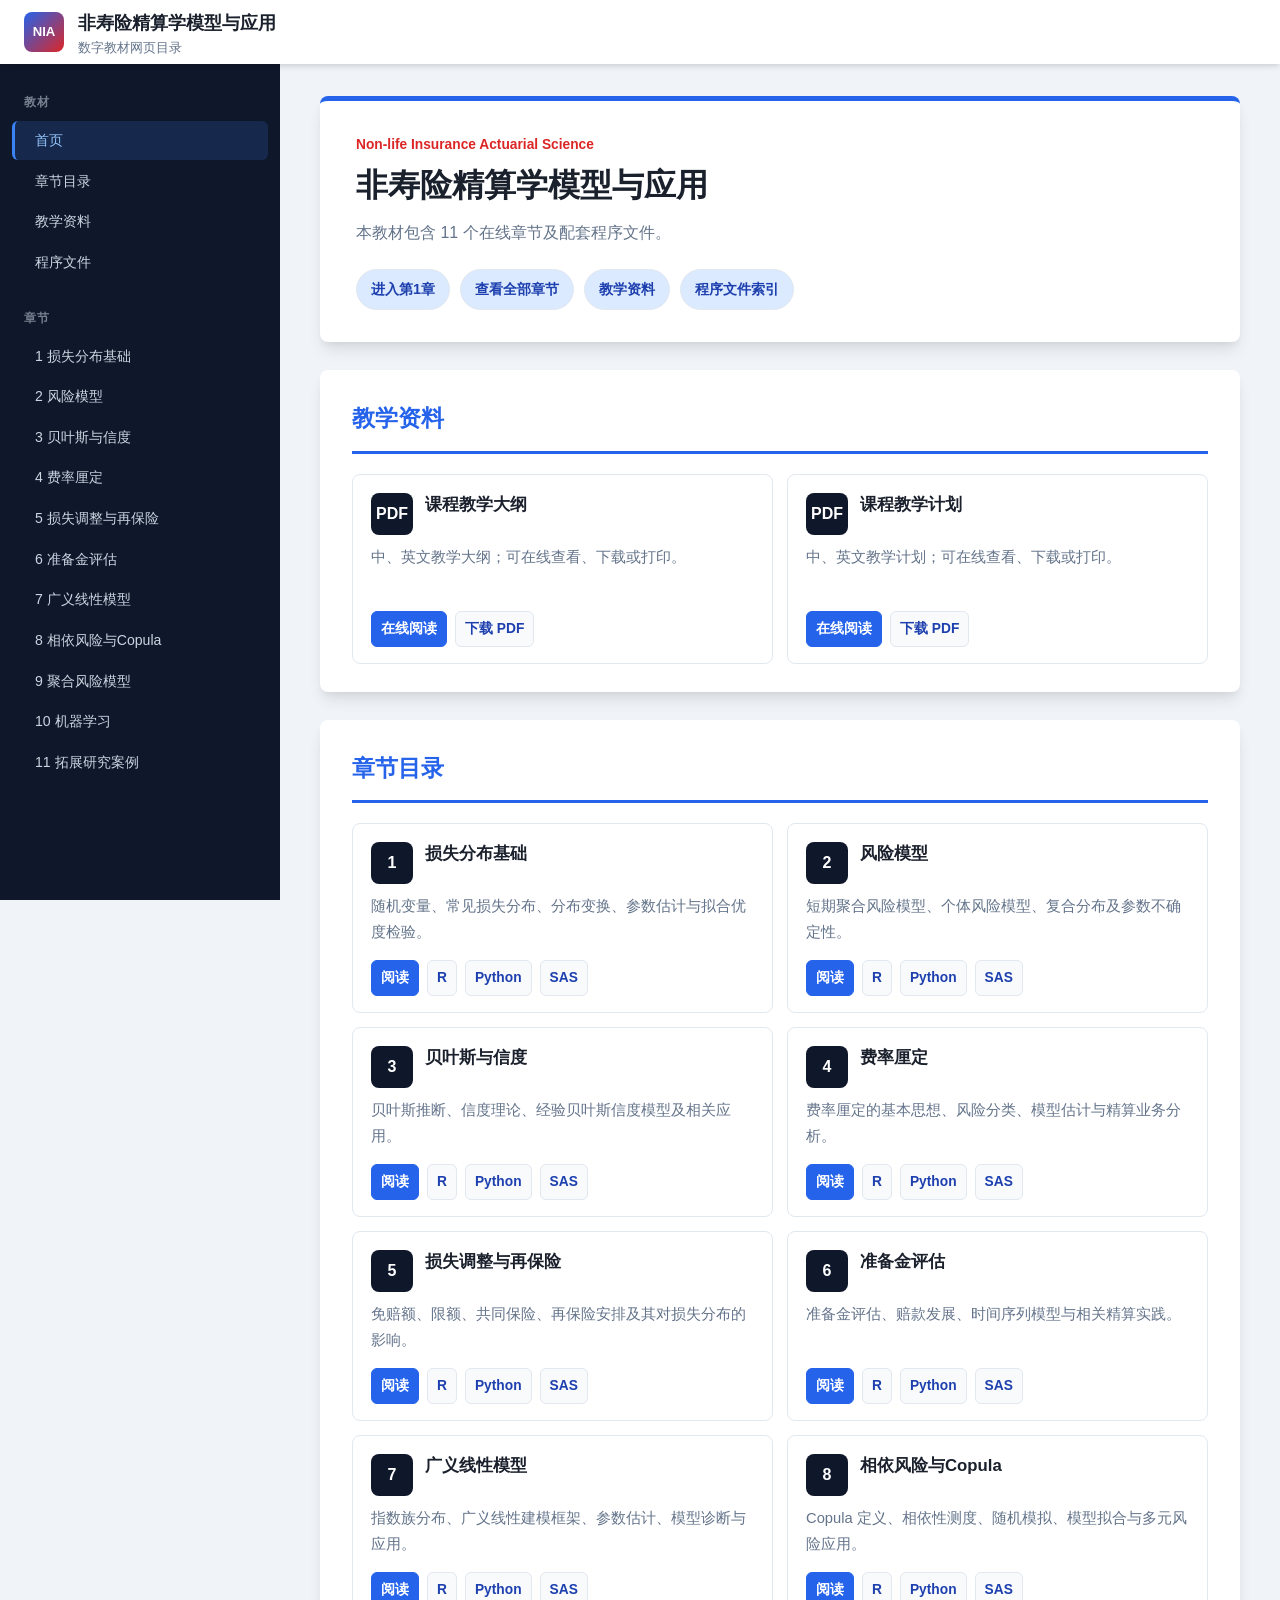
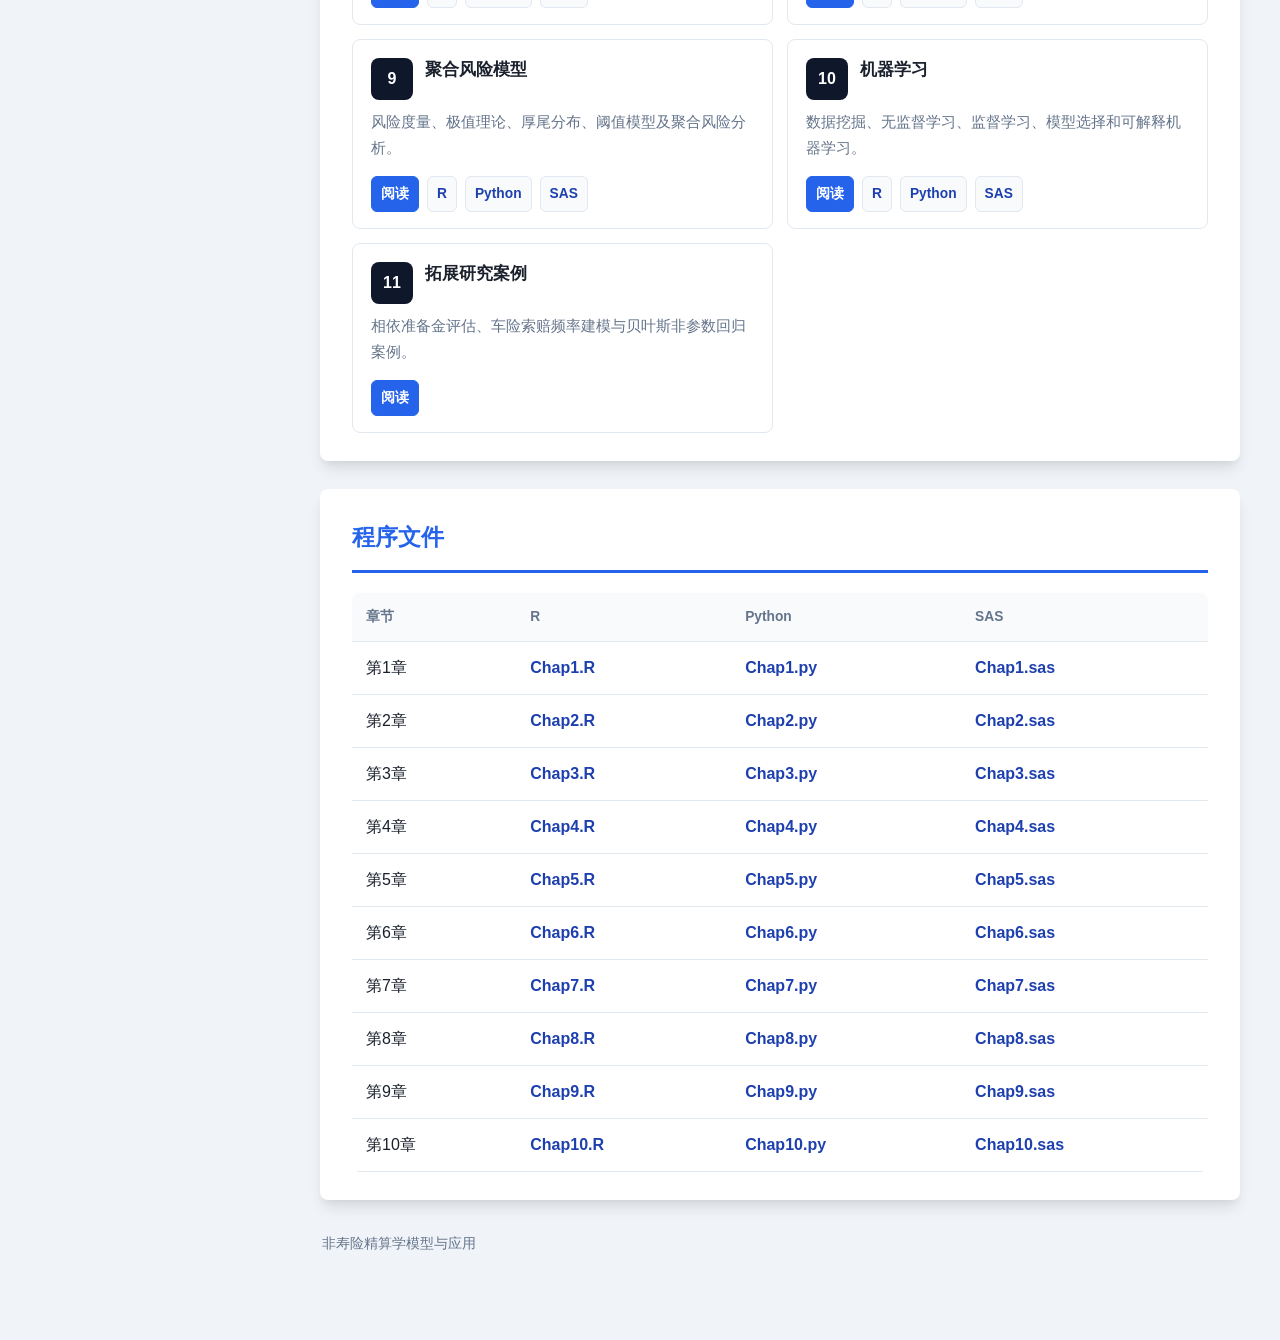
<file: index.html>
<!DOCTYPE html>
<html lang="zh-CN">
<head>
<meta charset="UTF-8">
<meta name="viewport" content="width=device-width, initial-scale=1.0">
<title>非寿险精算学模型与应用</title>
<style>
:root {
  --bg: #f0f4f8;
  --card-bg: #ffffff;
  --text: #1a202c;
  --text-muted: #64748b;
  --primary: #2563eb;
  --primary-dark: #1e40af;
  --primary-light: #dbeafe;
  --accent: #dc2626;
  --border: #e2e8f0;
  --sidebar-bg: #0f172a;
  --sidebar-text: #cbd5e1;
  --shadow: 0 4px 6px -1px rgba(0,0,0,0.1), 0 2px 4px -1px rgba(0,0,0,0.06);
  --shadow-lg: 0 10px 15px -3px rgba(0,0,0,0.1), 0 4px 6px -2px rgba(0,0,0,0.05);
  --radius: 8px;
}

* { margin: 0; padding: 0; box-sizing: border-box; }

html { scroll-behavior: smooth; }

body {
  font-family: "Segoe UI", "PingFang SC", "Microsoft YaHei", "Noto Sans SC", sans-serif;
  background: var(--bg);
  color: var(--text);
  line-height: 1.75;
}

header {
  position: fixed;
  top: 0;
  left: 0;
  right: 0;
  height: 64px;
  z-index: 100;
  background: var(--card-bg);
  box-shadow: var(--shadow);
  display: flex;
  align-items: center;
  gap: 14px;
  padding: 0 24px;
}

.brand-mark {
  width: 40px;
  height: 40px;
  border-radius: 8px;
  background: linear-gradient(135deg, #2563eb, #dc2626);
  color: #fff;
  display: grid;
  place-items: center;
  font-size: 0.82rem;
  font-weight: 800;
  letter-spacing: 0;
  flex: 0 0 auto;
}

header h1 {
  font-size: 1.15rem;
  font-weight: 700;
  color: var(--text);
}

header .subtitle {
  font-size: 0.8rem;
  color: var(--text-muted);
  line-height: 1.35;
}

#sidebar {
  position: fixed;
  top: 64px;
  left: 0;
  bottom: 0;
  width: 280px;
  z-index: 90;
  background: var(--sidebar-bg);
  color: var(--sidebar-text);
  overflow-y: auto;
  padding: 16px 0;
}

#sidebar nav { padding: 0 12px; }

.nav-section { margin-bottom: 14px; }

.nav-section-title {
  font-size: 0.75rem;
  text-transform: uppercase;
  letter-spacing: 0.5px;
  padding: 12px 12px 6px;
  color: var(--sidebar-text);
  opacity: 0.55;
  font-weight: 600;
}

#sidebar a {
  display: block;
  padding: 7px 12px 7px 20px;
  color: var(--sidebar-text);
  text-decoration: none;
  font-size: 0.88rem;
  border-radius: 6px;
  margin: 2px 0;
  border-left: 3px solid transparent;
  transition: background 0.2s, color 0.2s, border-color 0.2s;
}

#sidebar a:hover,
#sidebar a.active {
  background: rgba(59,130,246,0.16);
  color: #93c5fd;
  border-left-color: #3b82f6;
}

#main {
  margin-left: 280px;
  margin-top: 64px;
  padding: 32px 40px 80px;
  max-width: 1060px;
}

.intro {
  background: var(--card-bg);
  border-radius: var(--radius);
  padding: 32px 36px;
  margin-bottom: 28px;
  box-shadow: var(--shadow-lg);
  border-top: 5px solid var(--primary);
}

.eyebrow {
  color: var(--accent);
  font-size: 0.86rem;
  font-weight: 700;
  margin-bottom: 8px;
}

.intro h2 {
  font-size: 2rem;
  line-height: 1.25;
  margin-bottom: 14px;
  color: var(--text);
}

.intro p {
  color: var(--text-muted);
  max-width: 760px;
}

.quick-links {
  display: flex;
  flex-wrap: wrap;
  gap: 10px;
  margin-top: 22px;
}

.quick-links a {
  display: inline-flex;
  align-items: center;
  justify-content: center;
  min-height: 36px;
  padding: 7px 14px;
  border-radius: 999px;
  border: 1px solid var(--border);
  color: var(--primary-dark);
  background: var(--primary-light);
  text-decoration: none;
  font-size: 0.9rem;
  font-weight: 600;
}

.section-card {
  background: var(--card-bg);
  border-radius: var(--radius);
  padding: 28px 32px;
  margin-bottom: 28px;
  box-shadow: var(--shadow-lg);
  scroll-margin-top: 84px;
}

.section-card h2 {
  font-size: 1.45rem;
  padding-bottom: 12px;
  margin-bottom: 20px;
  border-bottom: 3px solid var(--primary);
  color: var(--primary);
}

.chapter-list {
  display: grid;
  grid-template-columns: repeat(2, minmax(0, 1fr));
  gap: 14px;
}

.chapter-card {
  border: 1px solid var(--border);
  border-radius: var(--radius);
  padding: 18px 18px 16px;
  background: #fff;
  display: flex;
  flex-direction: column;
  gap: 10px;
  min-height: 190px;
}

.chapter-top {
  display: flex;
  align-items: flex-start;
  gap: 12px;
}

.chapter-number {
  width: 42px;
  height: 42px;
  border-radius: 8px;
  display: grid;
  place-items: center;
  background: var(--sidebar-bg);
  color: #fff;
  font-weight: 800;
  flex: 0 0 auto;
}

.chapter-card h3 {
  font-size: 1.05rem;
  line-height: 1.35;
  margin-top: 1px;
}

.chapter-card p {
  color: var(--text-muted);
  font-size: 0.92rem;
  flex: 1;
}

.chapter-actions {
  display: flex;
  flex-wrap: wrap;
  gap: 8px;
  align-items: center;
}

.chapter-actions a {
  color: var(--primary-dark);
  border: 1px solid var(--border);
  background: #f8fafc;
  text-decoration: none;
  font-weight: 650;
  font-size: 0.86rem;
  padding: 5px 9px;
  border-radius: 6px;
}

.chapter-actions a.primary {
  color: #fff;
  background: var(--primary);
  border-color: var(--primary);
}

.resource-table {
  width: 100%;
  border-collapse: collapse;
  overflow: hidden;
  border-radius: var(--radius);
}

.resource-table th,
.resource-table td {
  border-bottom: 1px solid var(--border);
  padding: 12px 14px;
  text-align: left;
  vertical-align: top;
}

.resource-table th {
  color: var(--text-muted);
  font-size: 0.86rem;
  background: #f8fafc;
}

.resource-table a {
  color: var(--primary-dark);
  font-weight: 650;
  text-decoration: none;
}

footer {
  color: var(--text-muted);
  font-size: 0.86rem;
  padding: 4px 2px;
}

@media (max-width: 960px) {
  #sidebar {
    position: static;
    width: auto;
    height: auto;
    margin-top: 64px;
    padding: 10px 0;
  }

  #sidebar nav {
    display: flex;
    overflow-x: auto;
    gap: 4px;
    padding: 0 12px;
  }

  .nav-section { margin-bottom: 0; }
  .nav-section-title { display: none; }
  #sidebar a { white-space: nowrap; padding: 7px 11px; border-left: none; }

  #main {
    margin-left: 0;
    margin-top: 0;
    padding: 24px;
  }
}

@media (max-width: 720px) {
  header { padding: 0 16px; }
  header h1 { font-size: 1rem; }
  header .subtitle { display: none; }

  .intro,
  .section-card {
    padding: 24px 20px;
  }

  .intro h2 { font-size: 1.55rem; }
  .chapter-list { grid-template-columns: 1fr; }
  .resource-table { font-size: 0.9rem; }
}
</style>
</head>
<body>
<header>
  <div class="brand-mark">NIA</div>
  <div>
    <h1>非寿险精算学模型与应用</h1>
    <div class="subtitle">数字教材网页目录</div>
  </div>
</header>

<aside id="sidebar">
  <nav>
    <div class="nav-section">
      <div class="nav-section-title">教材</div>
      <a href="#overview" class="active">首页</a>
      <a href="#chapters">章节目录</a>
      <a href="#documents">教学资料</a>
      <a href="#resources">程序文件</a>
    </div>
    <div class="nav-section">
      <div class="nav-section-title">章节</div>
      <a href="chap1.html">1 损失分布基础</a>
      <a href="chap2.html">2 风险模型</a>
      <a href="chap3.html">3 贝叶斯与信度</a>
      <a href="chap4.html">4 费率厘定</a>
      <a href="chap5.html">5 损失调整与再保险</a>
      <a href="chap6.html">6 准备金评估</a>
      <a href="chap7.html">7 广义线性模型</a>
      <a href="chap8.html">8 相依风险与Copula</a>
      <a href="chap9.html">9 聚合风险模型</a>
      <a href="chap10.html">10 机器学习</a>
      <a href="chap11.html">11 拓展研究案例</a>
    </div>
  </nav>
</aside>

<main id="main">
  <section class="intro" id="overview">
    <div class="eyebrow">Non-life Insurance Actuarial Science</div>
    <h2>非寿险精算学模型与应用</h2>
    <p>本教材包含 11 个在线章节及配套程序文件。</p>
    <div class="quick-links">
      <a href="chap1.html">进入第1章</a>
      <a href="#chapters">查看全部章节</a>
      <a href="#documents">教学资料</a>
      <a href="#resources">程序文件索引</a>
    </div>
  </section>

  <section class="section-card" id="documents">
    <h2>教学资料</h2>
    <div class="chapter-list">
      <article class="chapter-card">
        <div class="chapter-top">
          <div class="chapter-number">PDF</div>
          <h3>课程教学大纲</h3>
        </div>
        <p>中、英文教学大纲；可在线查看、下载或打印。</p>
        <div class="chapter-actions">
          <a class="primary" href="course-syllabus-bilingual.pdf" target="_blank" rel="noopener">在线阅读</a>
          <a href="course-syllabus-bilingual.pdf" download>下载 PDF</a>
        </div>
      </article>

      <article class="chapter-card">
        <div class="chapter-top">
          <div class="chapter-number">PDF</div>
          <h3>课程教学计划</h3>
        </div>
        <p>中、英文教学计划；可在线查看、下载或打印。</p>
        <div class="chapter-actions">
          <a class="primary" href="teaching-plan-bilingual.pdf" target="_blank" rel="noopener">在线阅读</a>
          <a href="teaching-plan-bilingual.pdf" download>下载 PDF</a>
        </div>
      </article>
    </div>
  </section>

  <section class="section-card" id="chapters">
    <h2>章节目录</h2>
    <div class="chapter-list">
      <article class="chapter-card">
        <div class="chapter-top">
          <div class="chapter-number">1</div>
          <h3>损失分布基础</h3>
        </div>
        <p>随机变量、常见损失分布、分布变换、参数估计与拟合优度检验。</p>
        <div class="chapter-actions"><a class="primary" href="chap1.html">阅读</a><a href="Chap1.R">R</a><a href="Chap1.py">Python</a><a href="Chap1.sas">SAS</a></div>
      </article>

      <article class="chapter-card">
        <div class="chapter-top">
          <div class="chapter-number">2</div>
          <h3>风险模型</h3>
        </div>
        <p>短期聚合风险模型、个体风险模型、复合分布及参数不确定性。</p>
        <div class="chapter-actions"><a class="primary" href="chap2.html">阅读</a><a href="Chap2.R">R</a><a href="Chap2.py">Python</a><a href="Chap2.sas">SAS</a></div>
      </article>

      <article class="chapter-card">
        <div class="chapter-top">
          <div class="chapter-number">3</div>
          <h3>贝叶斯与信度</h3>
        </div>
        <p>贝叶斯推断、信度理论、经验贝叶斯信度模型及相关应用。</p>
        <div class="chapter-actions"><a class="primary" href="chap3.html">阅读</a><a href="Chap3.R">R</a><a href="Chap3.py">Python</a><a href="Chap3.sas">SAS</a></div>
      </article>

      <article class="chapter-card">
        <div class="chapter-top">
          <div class="chapter-number">4</div>
          <h3>费率厘定</h3>
        </div>
        <p>费率厘定的基本思想、风险分类、模型估计与精算业务分析。</p>
        <div class="chapter-actions"><a class="primary" href="chap4.html">阅读</a><a href="Chap4.R">R</a><a href="Chap4.py">Python</a><a href="Chap4.sas">SAS</a></div>
      </article>

      <article class="chapter-card">
        <div class="chapter-top">
          <div class="chapter-number">5</div>
          <h3>损失调整与再保险</h3>
        </div>
        <p>免赔额、限额、共同保险、再保险安排及其对损失分布的影响。</p>
        <div class="chapter-actions"><a class="primary" href="chap5.html">阅读</a><a href="Chap5.R">R</a><a href="Chap5.py">Python</a><a href="Chap5.sas">SAS</a></div>
      </article>

      <article class="chapter-card">
        <div class="chapter-top">
          <div class="chapter-number">6</div>
          <h3>准备金评估</h3>
        </div>
        <p>准备金评估、赔款发展、时间序列模型与相关精算实践。</p>
        <div class="chapter-actions"><a class="primary" href="chap6.html">阅读</a><a href="Chap6.R">R</a><a href="Chap6.py">Python</a><a href="Chap6.sas">SAS</a></div>
      </article>

      <article class="chapter-card">
        <div class="chapter-top">
          <div class="chapter-number">7</div>
          <h3>广义线性模型</h3>
        </div>
        <p>指数族分布、广义线性建模框架、参数估计、模型诊断与应用。</p>
        <div class="chapter-actions"><a class="primary" href="chap7.html">阅读</a><a href="Chap7.R">R</a><a href="Chap7.py">Python</a><a href="Chap7.sas">SAS</a></div>
      </article>

      <article class="chapter-card">
        <div class="chapter-top">
          <div class="chapter-number">8</div>
          <h3>相依风险与Copula</h3>
        </div>
        <p>Copula 定义、相依性测度、随机模拟、模型拟合与多元风险应用。</p>
        <div class="chapter-actions"><a class="primary" href="chap8.html">阅读</a><a href="Chap8.R">R</a><a href="Chap8.py">Python</a><a href="Chap8.sas">SAS</a></div>
      </article>

      <article class="chapter-card">
        <div class="chapter-top">
          <div class="chapter-number">9</div>
          <h3>聚合风险模型</h3>
        </div>
        <p>风险度量、极值理论、厚尾分布、阈值模型及聚合风险分析。</p>
        <div class="chapter-actions"><a class="primary" href="chap9.html">阅读</a><a href="Chap9.R">R</a><a href="Chap9.py">Python</a><a href="Chap9.sas">SAS</a></div>
      </article>

      <article class="chapter-card">
        <div class="chapter-top">
          <div class="chapter-number">10</div>
          <h3>机器学习</h3>
        </div>
        <p>数据挖掘、无监督学习、监督学习、模型选择和可解释机器学习。</p>
        <div class="chapter-actions"><a class="primary" href="chap10.html">阅读</a><a href="Chap10.R">R</a><a href="Chap10.py">Python</a><a href="Chap10.sas">SAS</a></div>
      </article>

      <article class="chapter-card">
        <div class="chapter-top">
          <div class="chapter-number">11</div>
          <h3>拓展研究案例</h3>
        </div>
        <p>相依准备金评估、车险索赔频率建模与贝叶斯非参数回归案例。</p>
        <div class="chapter-actions"><a class="primary" href="chap11.html">阅读</a></div>
      </article>
    </div>
  </section>

  <section class="section-card" id="resources">
    <h2>程序文件</h2>
    <table class="resource-table">
      <thead>
        <tr>
          <th>章节</th>
          <th>R</th>
          <th>Python</th>
          <th>SAS</th>
        </tr>
      </thead>
      <tbody>
        <tr><td>第1章</td><td><a href="Chap1.R">Chap1.R</a></td><td><a href="Chap1.py">Chap1.py</a></td><td><a href="Chap1.sas">Chap1.sas</a></td></tr>
        <tr><td>第2章</td><td><a href="Chap2.R">Chap2.R</a></td><td><a href="Chap2.py">Chap2.py</a></td><td><a href="Chap2.sas">Chap2.sas</a></td></tr>
        <tr><td>第3章</td><td><a href="Chap3.R">Chap3.R</a></td><td><a href="Chap3.py">Chap3.py</a></td><td><a href="Chap3.sas">Chap3.sas</a></td></tr>
        <tr><td>第4章</td><td><a href="Chap4.R">Chap4.R</a></td><td><a href="Chap4.py">Chap4.py</a></td><td><a href="Chap4.sas">Chap4.sas</a></td></tr>
        <tr><td>第5章</td><td><a href="Chap5.R">Chap5.R</a></td><td><a href="Chap5.py">Chap5.py</a></td><td><a href="Chap5.sas">Chap5.sas</a></td></tr>
        <tr><td>第6章</td><td><a href="Chap6.R">Chap6.R</a></td><td><a href="Chap6.py">Chap6.py</a></td><td><a href="Chap6.sas">Chap6.sas</a></td></tr>
        <tr><td>第7章</td><td><a href="Chap7.R">Chap7.R</a></td><td><a href="Chap7.py">Chap7.py</a></td><td><a href="Chap7.sas">Chap7.sas</a></td></tr>
        <tr><td>第8章</td><td><a href="Chap8.R">Chap8.R</a></td><td><a href="Chap8.py">Chap8.py</a></td><td><a href="Chap8.sas">Chap8.sas</a></td></tr>
        <tr><td>第9章</td><td><a href="Chap9.R">Chap9.R</a></td><td><a href="Chap9.py">Chap9.py</a></td><td><a href="Chap9.sas">Chap9.sas</a></td></tr>
        <tr><td>第10章</td><td><a href="Chap10.R">Chap10.R</a></td><td><a href="Chap10.py">Chap10.py</a></td><td><a href="Chap10.sas">Chap10.sas</a></td></tr>
      </tbody>
    </table>
  </section>

  <footer>
    <p>非寿险精算学模型与应用</p>
  </footer>
</main>
</body>
</html>
</file>
